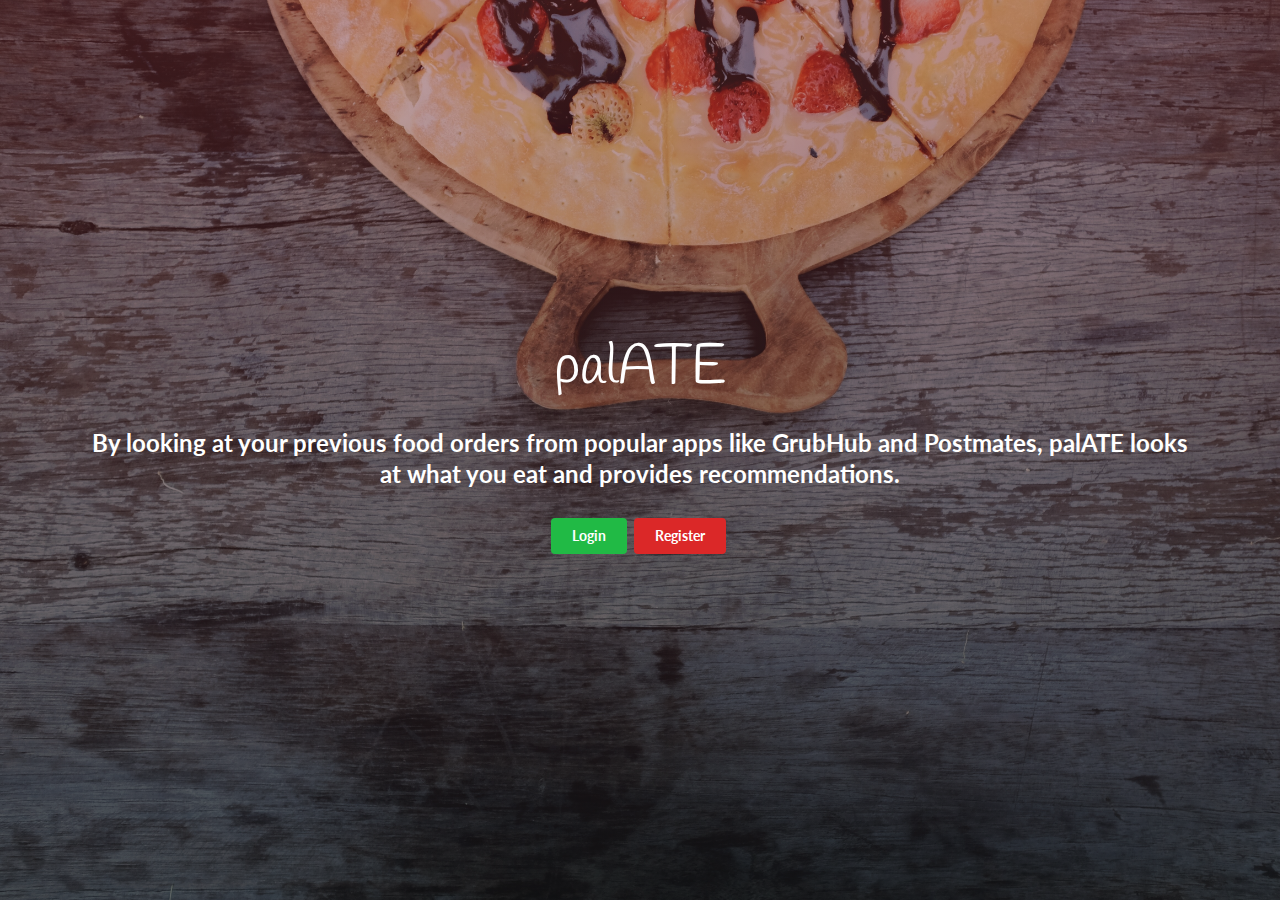
<file: index.html>
<!doctype html>
<html lang="en">

<head>
    <meta charset="utf-8">
    <title>palATE</title>
    <meta name="description" content="Discover your flavors">
    <meta name="Team Rocket">
    <link rel="stylesheet" href="./styles/semantic.min.css" />
    <link rel="stylesheet" href="./styles/style.css" />
    <!--[if lt IE 9]>
        <script src="https://cdnjs.cloudflare.com/ajax/libs/html5shiv/3.7.3/html5shiv.js"></script>
        <![endif]-->
</head>

<body>
    <div class="page-container bg-photo flex">
        <div class="welcome-container">
            <div class="ui segment container basic center aligned">
                <h1>palATE</h1>
                <h2>
                      By looking at your previous food orders from popular apps like GrubHub and Postmates, palATE looks at what you eat and provides recommendations.
                </h2>
                <div class="ui basic segment">
                    <a href="login.html">
                        <div class="ui green button">
                            Login
                        </div>
                    </a>
                    <a href="register.html">
                        <div class="ui red button">
                            Register
                        </div>
                    </a>
                </div>
            </div>
        </div>
    </div>
</body>

</html>
</file>
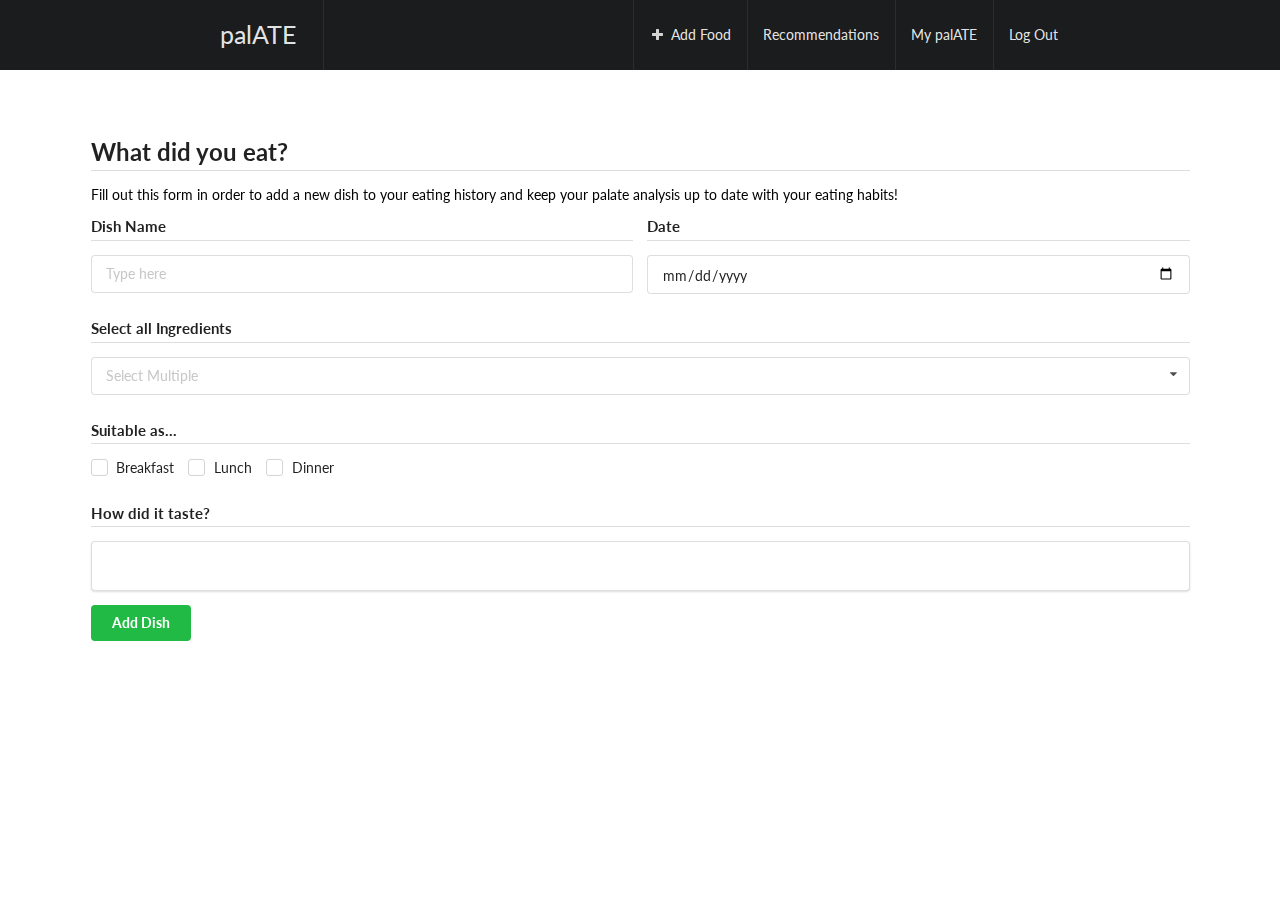
<file: addData.html>
<!doctype html>
<html lang="en">

<head>
    <meta charset="utf-8">
    <title>palATE</title>
    <meta name="description" content="Discover your flavors">
    <meta name="Team Rocket">
    <link rel="stylesheet" href="./styles/range.css" />
    <link rel="stylesheet" href="./styles/semantic.min.css" />
    <link rel="stylesheet" href="./styles/style.css" />
    <link rel="stylesheet" href="./styles/recommendations.css" />

    <script src="./assets/jquery.min.js"></script>
    <script src="./assets/semantic.min.js"></script>
    <script src="https://tyleryasaka.github.io/semantic-ui-range/range.js"></script>
    <script type="text/javascript" src="./assets/form.js"></script>

    <!--[if lt IE 9]>
        <script src="https://cdnjs.cloudflare.com/ajax/libs/html5shiv/3.7.3/html5shiv.js"></script>
      <![endif]-->
</head>

<body>
    <div class="bg-container">
        <div class="ui inverted fixed menu navbar page grid">
            <a href="recommendations.html" class="brand item">palATE</a>
            <div class="right menu">
                <a class="item first" href="addData.html">
                    <i class="plus icon"></i>
                    Add Food
                </a>
                <a class="item first" href="recommendations.html">Recommendations</a>
                <a class="item" href="profile.html">My palATE</a>
                <a class="item" href="index.html">Log Out</a>
            </div>
        </div>

        <div class="ui basic segment"></div>
        <div class="ui basic segment"></div>
        <div class="ui basic segment container">
            <!-- form starts here  -->

            <form class="ui form" id="dishform" onsubmit="return submitForm()">
                <div class="ui success message">
                    <i class="close icon"></i>
                    <div class="header">Success!</div>
                    <p>Your dish has been added.</p>
                </div>

                <h2 class="ui dividing header">What did you eat?</h2>
                <p>
                    Fill out this form in order to add a new dish to your eating
                    history and keep your palate analysis up to date with your
                    eating habits!
                </p>
                <div class="two fields">
                    <div class="field">
                        <h4 class="ui dividing header">Dish Name</h4>
                        <div class="field">
                            <input type="text" placeholder="Type here">
                        </div>
                    </div>
                    <div class="field">
                        <h4 class="ui dividing header">Date</h4>
                        <div class="field">
                            <input type="date" id="current-date" name="date">
                        </div>
                    </div>
                </div>
                <h4 class="ui dividing header">Select all Ingredients</h4>
                <div class="field">
                    <div class="ui fluid multiple selection dropdown">
                        <input name="tags" type="hidden">
                        <i class="dropdown icon"></i>
                        <div class="default text">Select Multiple</div>
                        <div class="menu">
                            <div class="item">Chicken</div>
                            <div class="item">Beef</div>
                            <div class="item">Rice</div>
                            <div class="item">Fish</div>
                            <div class="item">Pasta</div>
                            <div class="item">Tomatoes</div>
                            <div class="item">Brocolli</div>
                            <div class="item">Dough</div>
                            <div class="item">Tuna</div>
                            <div class="item">Shitaki Mushrooms</div>
                            <div class="item">Carrots</div>
                            <div class="item">Onions</div>
                            <div class="item">Cheese</div>
                        </div>
                    </div>
                </div>
                <h4 class="ui dividing header">Suitable as...</h4>
                <div class="inline fields">
                    <div class="field">
                        <div class="ui checkbox">
                            <input type="checkbox" tabindex="0" class="hidden">
                            <label>Breakfast</label>
                        </div>
                    </div>
                    <div class="field">
                        <div class="ui checkbox">
                            <input type="checkbox" tabindex="0" class="hidden">
                            <label>Lunch</label>
                        </div>
                    </div>
                    <div class="field">
                        <div class="ui checkbox">
                            <input type="checkbox" tabindex="0" class="hidden">
                            <label>Dinner</label>
                        </div>
                    </div>
                </div>
                <h4 class="ui dividing header">How did it taste?</h4>
                <div class="field">
                    <div class="ui segment">
                        <div class="ui green range" id="range-1"></div>
                    </div>
                </div>
                <button class="ui green button" id="btnsubmit">Add Dish</button>

            </form>
        </div>

    </div>


</body>

</html>
</file>
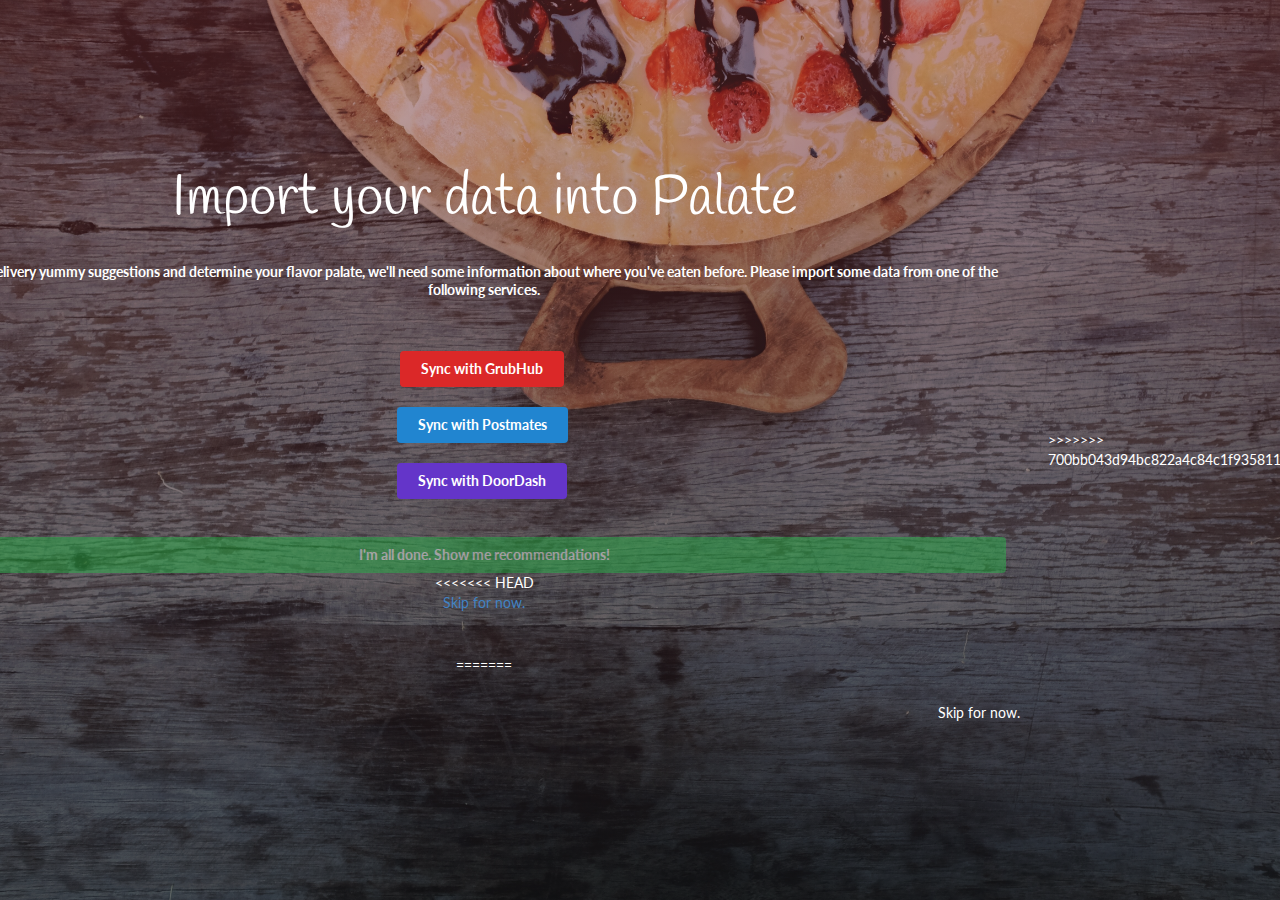
<file: import.html>
<!doctype html>
<html lang="en">

<head>
    <meta charset="utf-8">
    <title>Palate</title>
    <meta name="description" content="Discover your flavors">
    <meta name="Team Rocket">
    <link rel="stylesheet" href="./styles/semantic.min.css" />
    <link rel="stylesheet" href="./styles/style.css" />
    <script src="./assets/jquery.min.js"></script>
    <script type="text/javascript" src="./import.js"></script>
    <!--[if lt IE 9]>
        <script src="https://cdnjs.cloudflare.com/ajax/libs/html5shiv/3.7.3/html5shiv.js"></script>
        <![endif]-->
</head>

<body>
    <div class="page-container bg-photo flex">
        <div class="welcome-container">
            <div class="ui segment container basic center aligned">
                <h1>Import your data into Palate</h1>
                <h2 class="ui segment basic">
                    To delivery yummy suggestions and determine your flavor palate,
                    we'll need some information about where you've eaten before.
                    Please import some data from one of the following services.
                </h2>
                <div class="ui basic segment">
                    <div class="import-button">
                        <button class="ui red button import-button">
                    Sync with GrubHub
                    </button>
                    </div>
                    <div class="import-button">
                        <button class="ui blue button import-button">
                    Sync with Postmates
                    </button>
                    </div>
                    <div class="import-button">
                        <button class="ui violet button import-button">
                    Sync with DoorDash
                    </button>
                    </div>

                    <div class="ui segment container basic center aligned">
                        <a href="recommendations.html" class="ui fluid disabled green button rec-button">
                    I'm all done. Show me recommendations!
                    </a>
<<<<<<< HEAD
                    <br />
                        <a href="recommendations.html" class="skip-text">
                                  Skip for now.
                                  </a>

                    </div>
                </div>

=======

                        <div class="ui segment container basic right aligned">
                            <a href="recommendations.html" class="skip-button">
                                        Skip for now.
                                        </a>
                        </div>
                    </div>
                </div>
>>>>>>> 700bb043d94bc822a4c84c1f9358112b9508eb17
            </div>
        </div>
</body>

</html>
</file>
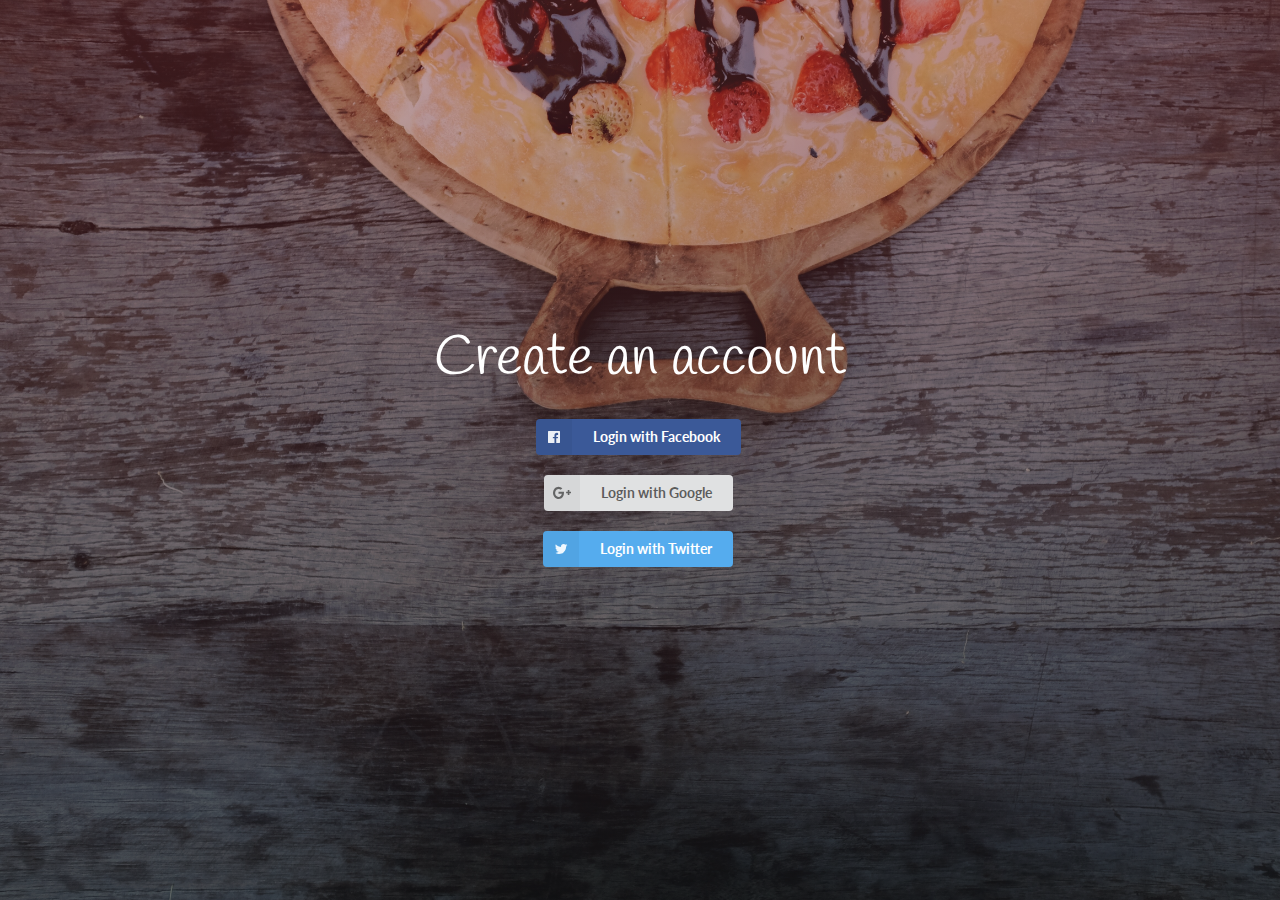
<file: login.html>
<!doctype html>
<html lang="en">

<head>
    <meta charset="utf-8">
    <title>palATE</title>
    <meta name="description" content="Discover your flavors">
    <meta name="Team Rocket">
    <link rel="stylesheet" href="./styles/semantic.min.css" />
    <link rel="stylesheet" href="./styles/style.css" />
    <!--[if lt IE 9]>
        <script src="https://cdnjs.cloudflare.com/ajax/libs/html5shiv/3.7.3/html5shiv.js"></script>
        <![endif]-->
</head>

<body>
    <div class="page-container bg-photo flex">
        <div class="welcome-container">
            <div class="ui segment container basic center aligned">
                <h1>Create an account</h1>
                <div class="register-button">
                    <a href="recommendations.html">
                        <button class="ui facebook labeled icon button">
                            <i class="facebook icon"></i>
                            Login with Facebook
                        </button>
                    </a>
                </div>
                <div class="register-button">
                    <a href="recommendations.html">
                        <button class="ui google-plus labeled icon button">
                            <i class="google plus icon"></i>
                            Login with Google
                        </button>
                    </a>
                </div>
                <div class="register-button">
                    <a href="recommendations.html">
                        <button class="ui twitter labeled icon button">
                            <i class="twitter icon"></i>
                            Login with Twitter
                        </button>
                    </a>
                </div>
            </div>
        </div>
    </div>
</body>

</html>
</file>
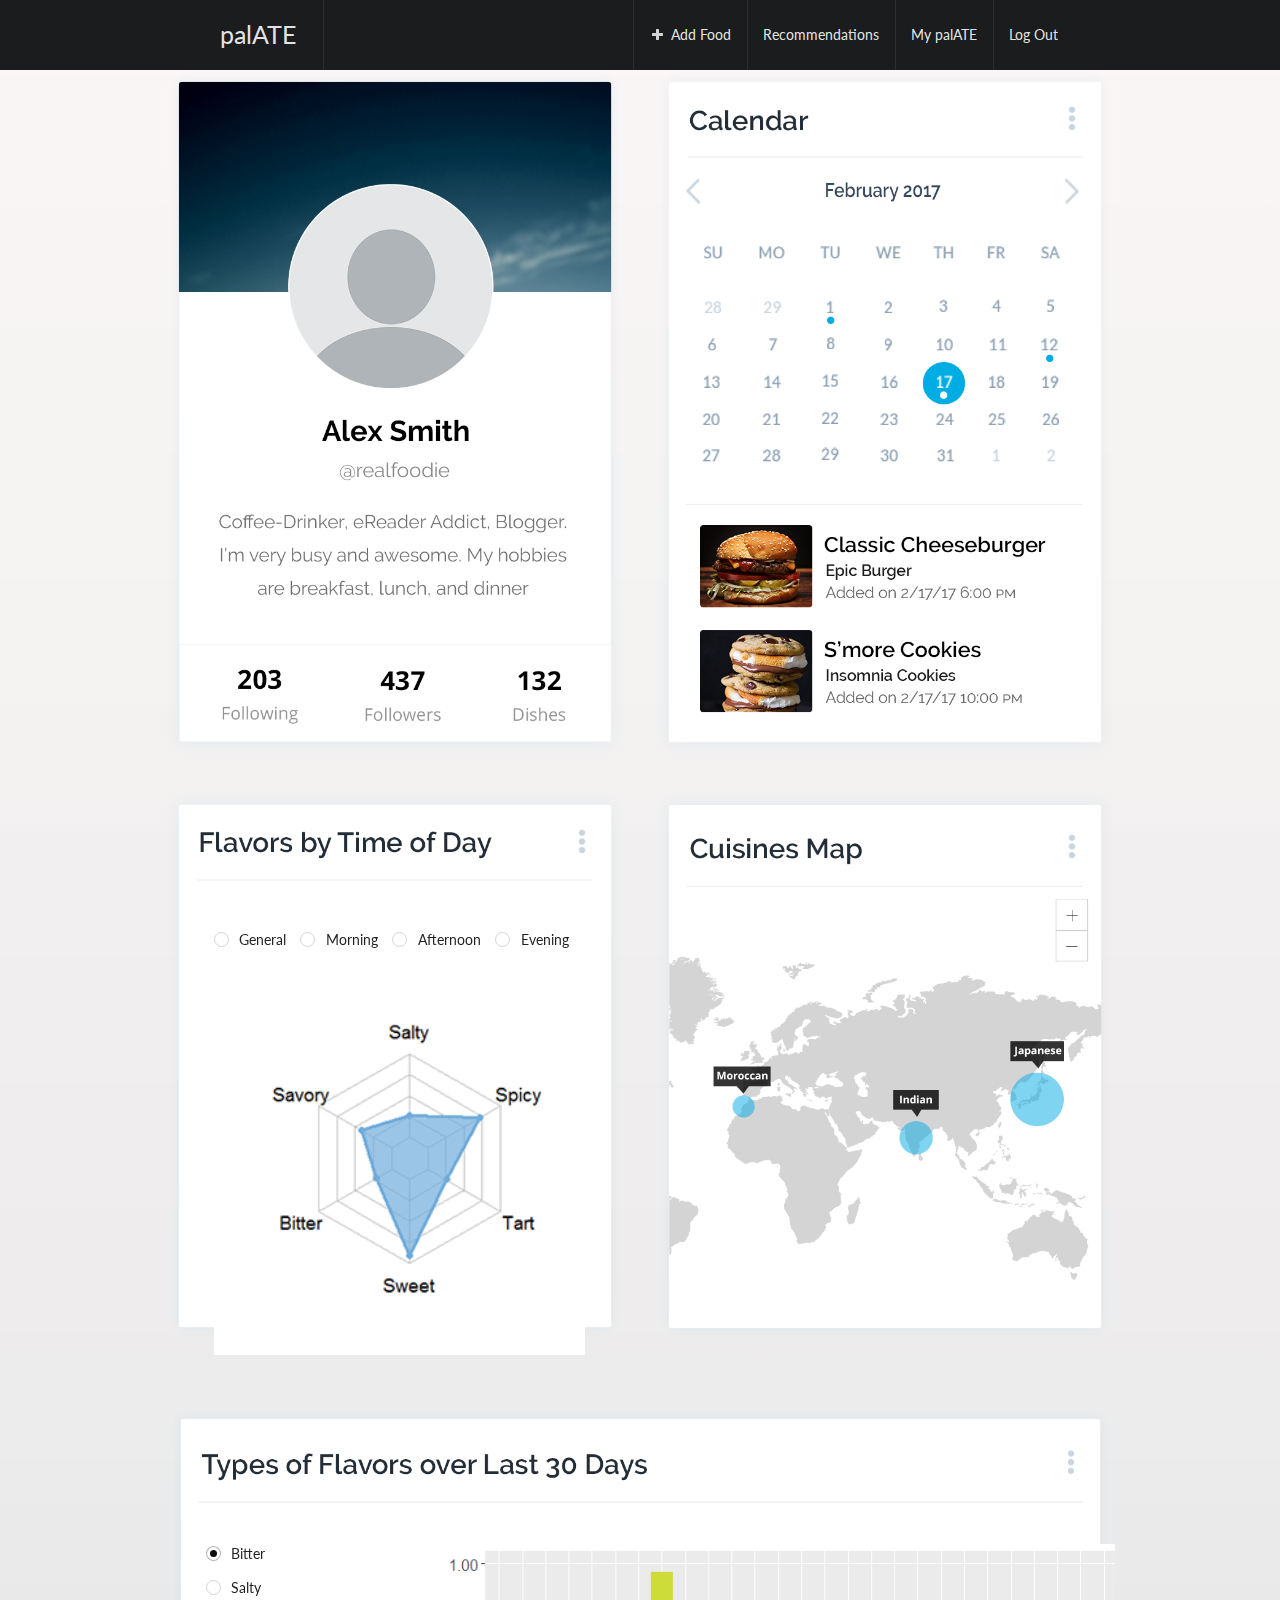
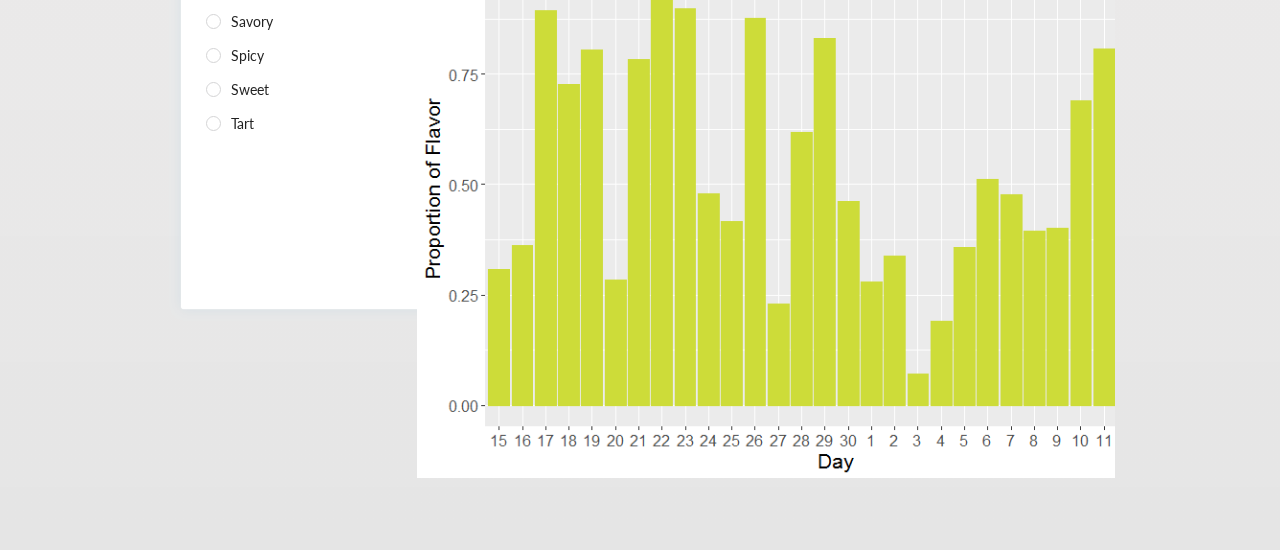
<file: profile.html>
<!doctype html>
<html lang="en">

<head>
    <meta charset="utf-8">
    <title>palATE</title>
    <meta name="description" content="Discover your flavors">
    <meta name="Team Rocket">
    <link rel="stylesheet" href="./styles/semantic.min.css" />
    <link rel="stylesheet" href="./styles/style.css" />
    <!--[if lt IE 9]>
        <script src="https://cdnjs.cloudflare.com/ajax/libs/html5shiv/3.7.3/html5shiv.js"></script>
      <![endif]-->
</head>

<body>
    <div class="page-container">
        <div class="ui inverted fixed menu navbar page grid">
            <a href="recommendations.html" class="brand item">palATE</a>
            <div class="right menu">
                <a class="item first" href="addData.html">
                    <i class="plus icon"></i>
                    Add Food
                </a>
                <a class="item first" href="recommendations.html">Recommendations</a>
                <a class="item" href="profile.html">My palATE</a>
                <a class="item" href="index.html">Log Out</a>
            </div>
        </div>
        <div class="ui grid">
            <div class="row">
                <div class="two wide column"></div>
                <div class="six wide column">
                    <img src="images/1_Profile.png"/>
                </div>
                <div class="six wide column">
                    <img src="images/2_Calendar.png"/>
                </div>
                <div class="two wide column"></div>
            </div>
            <div class="row">
                <div class="two wide column"></div>
                <div class="six wide column">
                    <div id="flavor-by-time">
                        <div class="ui form">
                            <div class="inline fields">
                                <div class="field">
                                    <div class="ui radio checkbox">
                                        <input id="gen" type="radio" name="time" checked="" tabindex="0" class="hidden">
                                        <label>General</label>
                                    </div>
                                </div>
                                <div class="field">
                                    <div class="ui radio checkbox">
                                        <input id="morn" type="radio" name="time" tabindex="0" class="hidden">
                                        <label>Morning</label>
                                    </div>
                                </div>
                                <div class="field">
                                    <div class="ui radio checkbox">
                                        <input id="anoon" type="radio" name="time" tabindex="0" class="hidden">
                                        <label>Afternoon</label>
                                    </div>
                                </div>
                                <div class="field">
                                    <div class="ui radio checkbox">
                                        <input id="even" type="radio" name="time" tabindex="0" class="hidden">
                                        <label>Evening</label>
                                    </div>
                                </div>
                            </div>
                            <div id="flavor-by-time-image">
                                <img src="images/crop_genradar.png">
                            </div>
                        </div>
                    </div>
                </div>
                <div class="six wide column">
                    <img src="images/3_Map.png"/>
                </div>
                <div class="two wide column"></div> 
            </div>
            <div class="row">
                <div class="two wide column"></div> 
                <div class="twelve wide column" id="flavor-by-day-parent">
                    <div id="flavor-by-day" class="ui grid">
                        <div class="ui form four wide column" id="flavor-picker">
                                <div class="field">
                                    <div class="ui radio checkbox">
                                        <input id="bitter" checked="" type="radio" name="time" tabindex="0" class="hidden">
                                        <label>Bitter</label>
                                    </div>
                                </div>
                                <div class="field">
                                    <div class="ui radio checkbox">
                                        <input id="salty" type="radio" name="time" tabindex="0" class="hidden">
                                        <label>Salty</label>
                                    </div>
                                </div>
                                <div class="field">
                                    <div class="ui radio checkbox">
                                        <input id="savory" type="radio" name="time" tabindex="0" class="hidden">
                                        <label>Savory</label>
                                    </div>
                                </div>
                                <div class="field">
                                    <div class="ui radio checkbox">
                                        <input id="spicy" type="radio" name="time" tabindex="0" class="hidden">
                                        <label>Spicy</label>
                                    </div>
                                </div>
                                <div class="field">
                                    <div class="ui radio checkbox">
                                        <input id="sweet" type="radio" name="time" tabindex="0" class="hidden">
                                        <label>Sweet</label>
                                    </div>
                                </div>
                                <div class="field">
                                    <div class="ui radio checkbox">
                                        <input id="tart" type="radio" name="time" tabindex="0" class="hidden">
                                        <label>Tart</label>
                                    </div>
                                </div>
                            </div>
                            <div id="flavor-by-day-image" class="twelve wide column">
                                <img src="images/bitterbars.png">
                            </div>
                        </div>
                        <div class="two wide column"></div> 
                    </div>
                </div>
            </div>
        </div>
    </div>
    <script src="./assets/jquery.min.js"></script>
    <script src="./assets/semantic.min.js"></script>
    <script type="text/javascript" src="assets/profile.js"></script>
</body>

</html>
</file>
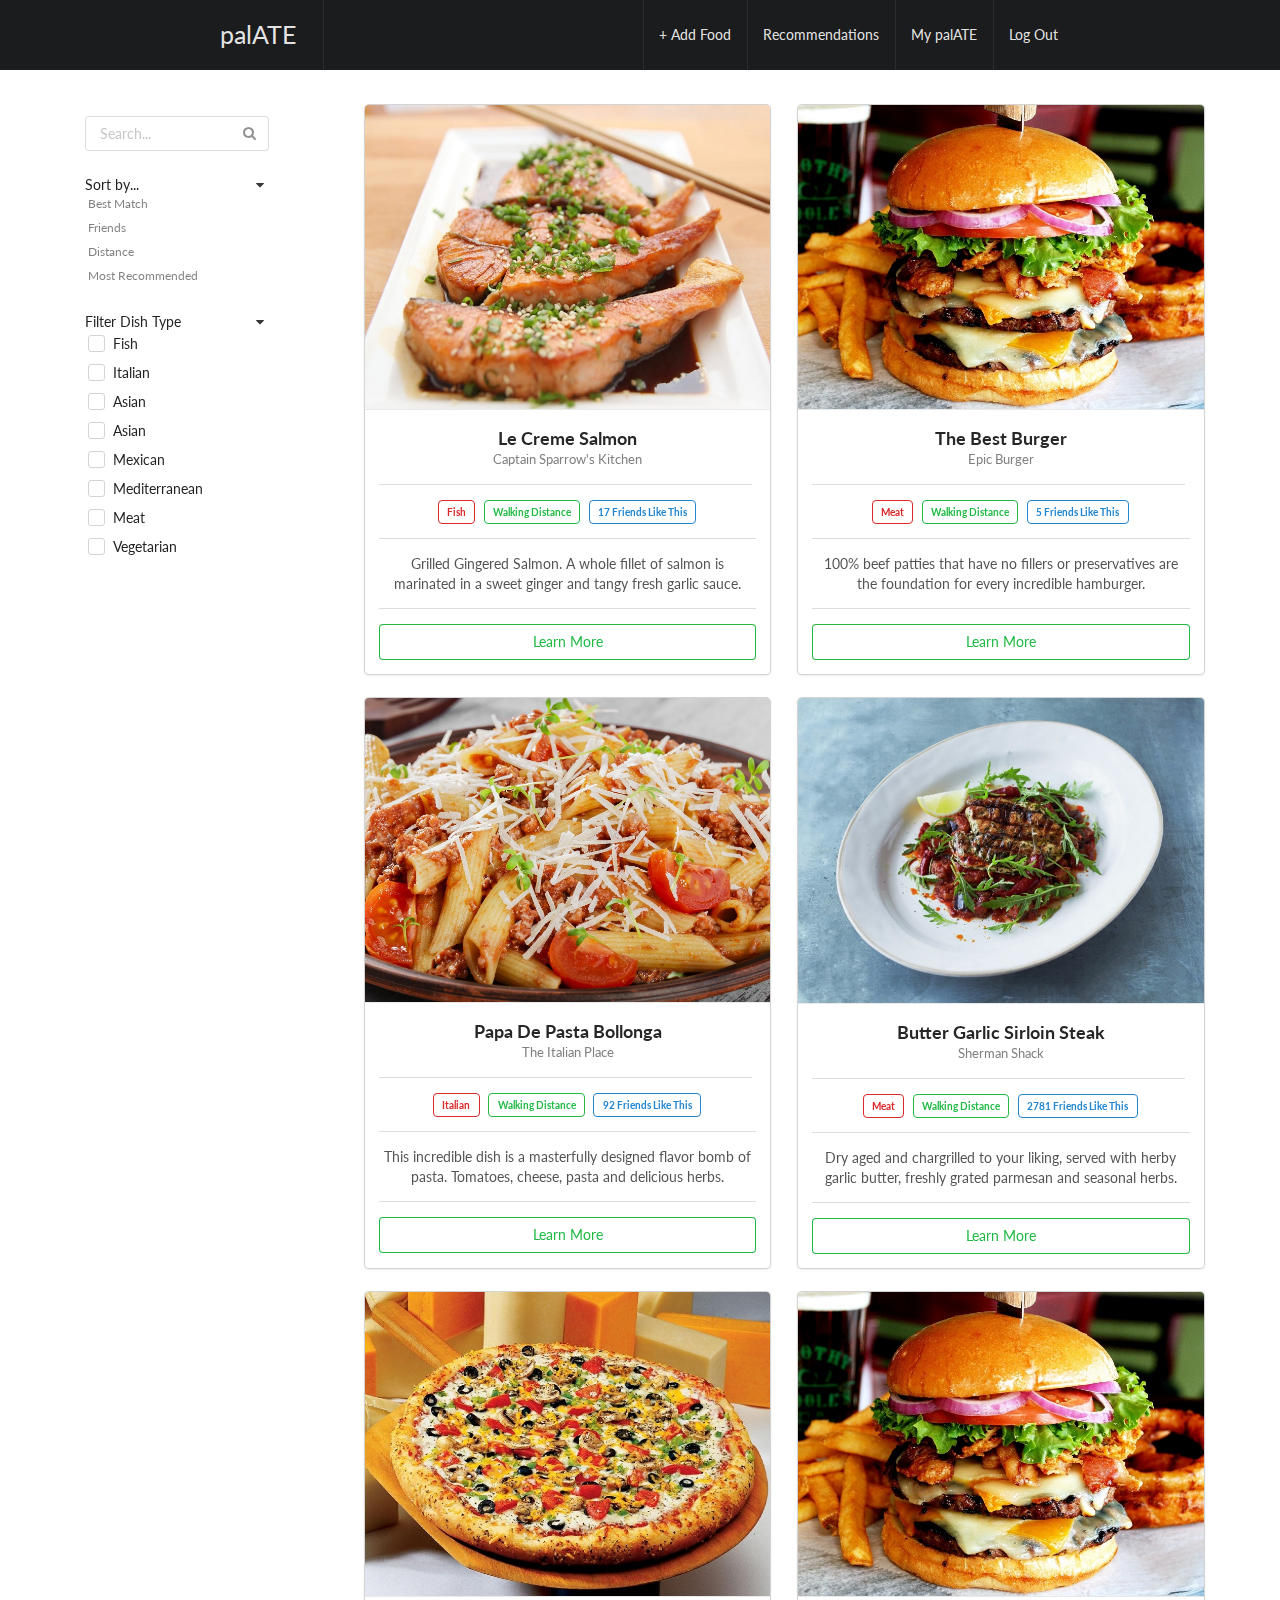
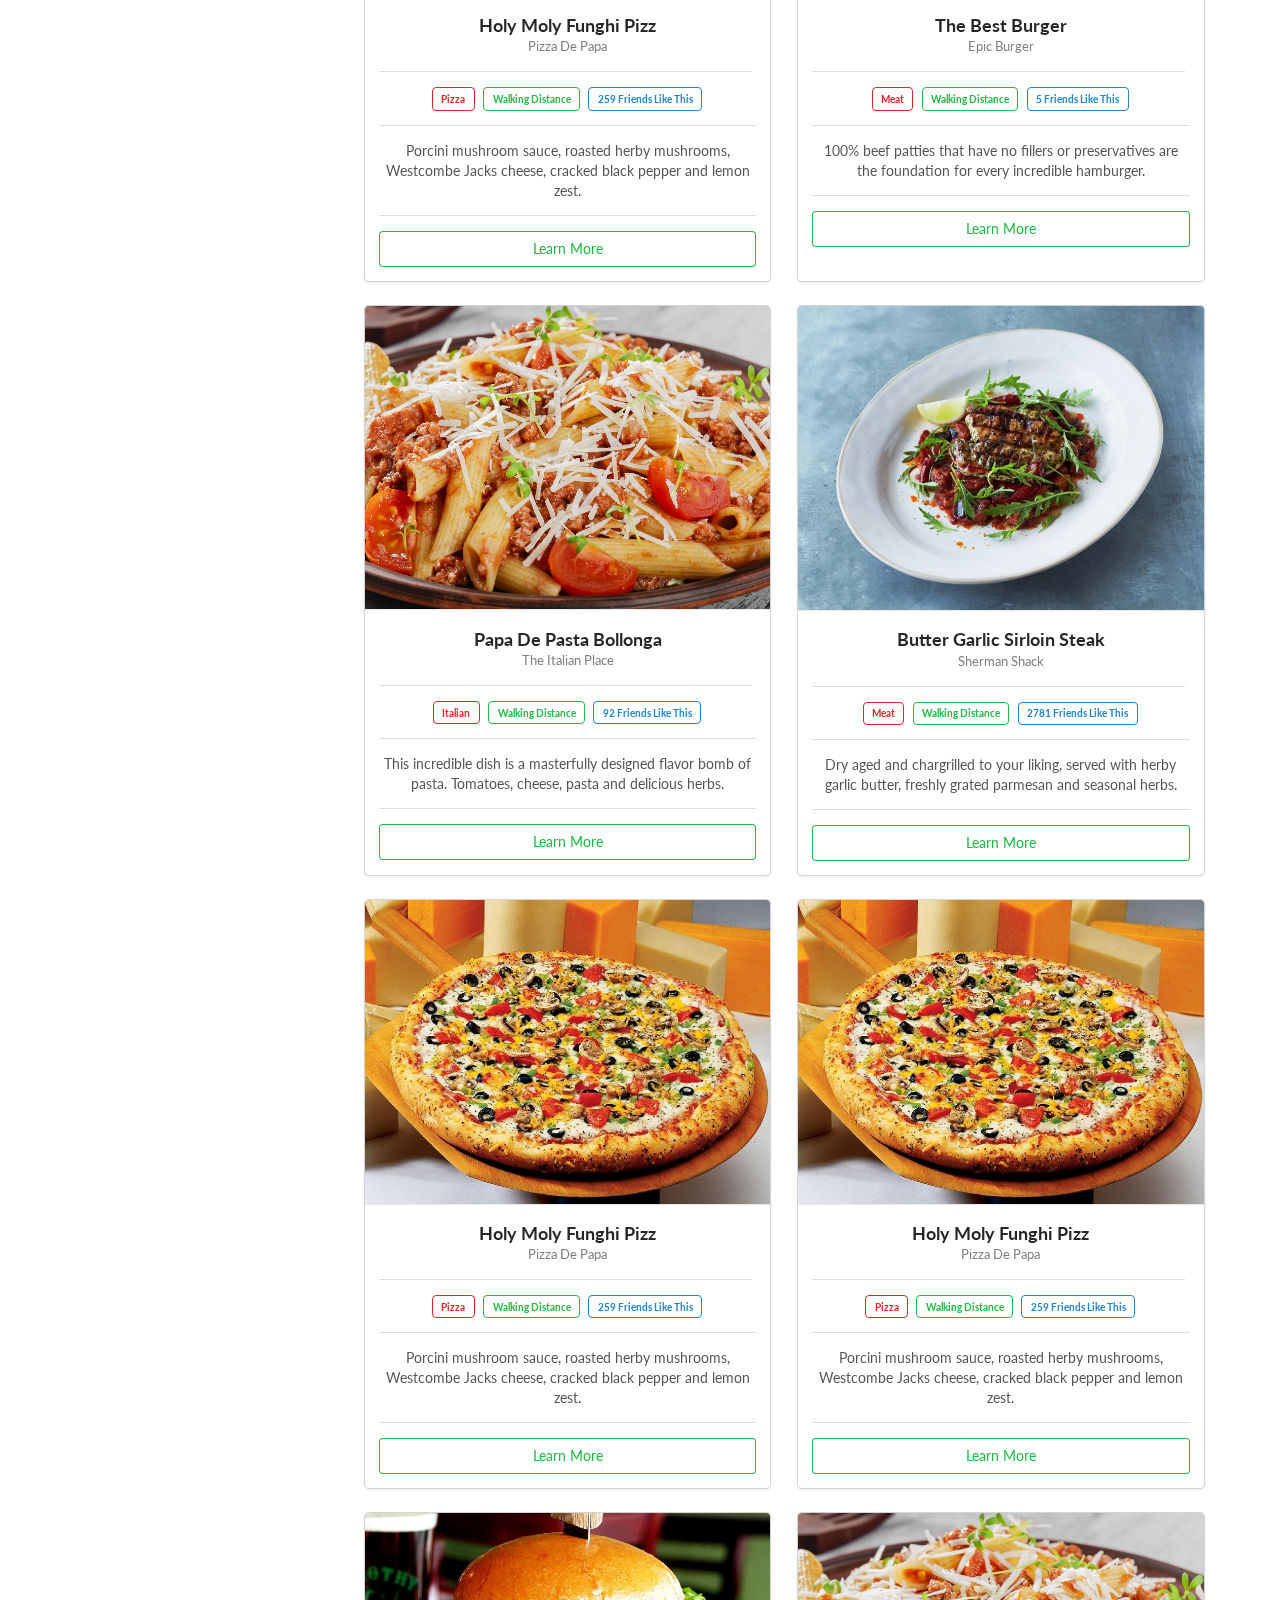
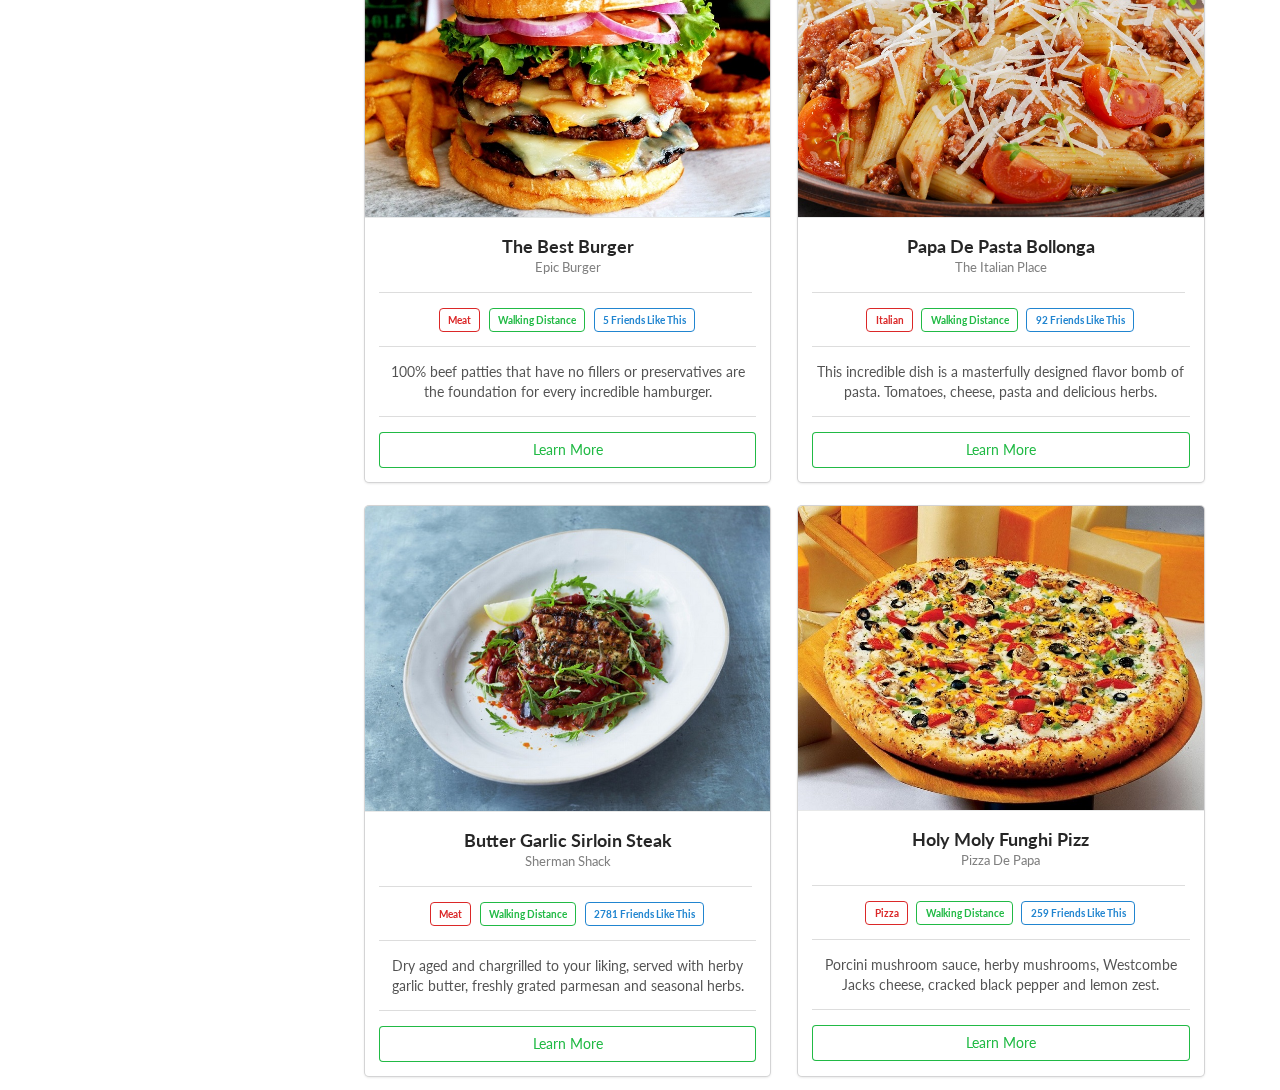
<file: recommendations.html>
<!doctype html>
<html lang="en">

<head>
    <meta charset="utf-8">
    <title>palATE</title>
    <meta name="description" content="Discover your flavors">
    <meta name="Team Rocket">
    <link rel="stylesheet" href="./styles/semantic.min.css" />
    <link rel="stylesheet" href="./styles/style.css" />
    <link rel="stylesheet" href="./styles/recommendations.css" />
    <script src="./assets/jquery.min.js"></script>
    <script src="./assets/semantic.min.js"></script>
    <script type="text/javascript" src="./index.js"></script>

    <!--[if lt IE 9]>
        <script src="https://cdnjs.cloudflare.com/ajax/libs/html5shiv/3.7.3/html5shiv.js"></script>
      <![endif]-->
</head>

<body>
    <div class="bg-container">
        <div class="ui inverted fixed menu navbar page grid">
            <a href="recommendations.html" class="brand item">palATE</a>
            <div class="right menu">
              <a class="item first" href="addData.html">+ Add Food</a>
                <a class="item first" href="recommendations.html">Recommendations</a>
                <a class="item" href="profile.html">My palATE</a>
                <a class="item" href="index.html">Log Out</a>
            </div>
        </div>

    <div class="recommendations-container">
            <!-- cards section -->
            <div class="ui container grid">
                <div class="four wide column">
                    <div class="ui secondary vertical menu">
                        <div class="item">
                            <div class="ui icon input">
                                <input type="text" placeholder="Search...">
                                <i class="search icon"></i>
                            </div>
                        </div>
                        <div class="ui compact item">
                            Sort by...
                            <i class="dropdown icon"></i>
                            <div class="menu">
                                <a class="item">Best Match</a>
                                <a class="item">Friends</a>
                                <a class="item">Distance</a>
                                <a class="item">Most Recommended</a>
                            </div>
                        </div>
                        <div class="ui compact item">
                            Filter Dish Type
                            <i class="dropdown icon"></i>
                            <div class="menu">
                                <a class="item">
                                    <div class="ui checked checkbox">
                                        <input type="checkbox"> 
                                        <label>Fish</label>
                                    </div>
                                </a>
                                <a class="item">
                                    <div class="ui checked checkbox">
                                        <input type="checkbox"> 
                                        <label>Italian</label>
                                    </div>
                                </a>
                                <a class="item">
                                    <div class="ui checked checkbox">
                                        <input type="checkbox">
                                        <label>Asian</label>
                                    </div>
                                </a>
                                <a class="item">
                                    <div class="ui checked checkbox">
                                        <input type="checkbox">
                                        <label>Asian</label>
                                    </div>
                                </a>
                                <a class="item">
                                    <div class="ui checked checkbox">
                                        <input type="checkbox">
                                        <label>Mexican</label>
                                    </div>
                                </a>
                                <a class="item">
                                    <div class="ui checked checkbox">
                                        <input type="checkbox">
                                        <label>Mediterranean</label>
                                    </div>
                                </a>
                                <a class="item">
                                    <div class="ui checked checkbox">
                                        <input type="checkbox">
                                        <label>Meat</label>
                                    </div>
                                </a>
                                <a class="item">
                                    <div class="ui checked checkbox">
                                        <input type="checkbox">
                                        <label>Vegetarian</label>
                                    </div>
                                </a>
                            </div>
                        </div>
                    </div>
                </div>
                <div class="twelve wide column">
                    <div class="ui two cards">
                        <!-- individual cards -->
                        <div class="card">
                            <div class="image"><img src="./images/food/salmon.jpg"></div>
                            <div class="content">
                                <p>
                                    <div class="header center aligned">Le Creme Salmon</div>
                                    <div class="ui center aligned subheader">Captain Sparrow's Kitchen</div>
                                </p>
                                <div class="meta center aligned">
                                    <div class="ui tiny divider"></div>
                                    <div class="ui basic tiny red label">Fish</div>
                                    <div class="ui basic tiny green label">Walking Distance</div>
                                    <div class="ui basic tiny blue label">17 Friends Like This</div>
                                    <div class="ui tiny divider"></div>
                                </div>
                                <div class="description center aligned">Grilled Gingered Salmon. A whole fillet of salmon is marinated in a sweet ginger and tangy fresh garlic sauce.</div>
                                <div class="extra content">
                                    <div class="ui divider"></div>
                                    <div class="ui basic fluid green button" id="more">Learn More</div>
                                </div>
                            </div>
                        </div>

                        <div class="card">
                            <div class="image"><img src="./images/food/burger.jpg"></div>
                            <div class="content">
                                <p>
                                    <div class="header center aligned">The Best Burger</div>
                                    <div class="ui center aligned subheader">Epic Burger</div>
                                </p>
                                <div class="meta center aligned">
                                    <div class="ui tiny divider"></div>
                                    <div class="ui basic tiny red label">Meat</div>
                                    <div class="ui basic tiny green label">Walking Distance</div>
                                    <div class="ui basic tiny blue label">5 Friends Like This</div>
                                    <div class="ui tiny divider"></div>
                                </div>
                                <div class="description center aligned">100% beef patties that have no fillers or preservatives are the foundation for every incredible hamburger.</div>
                                <div class="extra content">
                                    <div class="ui divider"></div>
                                    <div class="ui basic fluid green button" id="more2">Learn More</div>
                                </div>
                            </div>
                        </div>


                        <div class="card">
                            <div class="image"><img src="./images/food/pasta.jpg"></div>
                            <div class="content">
                                <p>
                                    <div class="header center aligned">Papa De Pasta Bollonga</div>
                                    <div class="ui center aligned subheader">The Italian Place</div>
                                </p>
                                <div class="meta center aligned">
                                    <div class="ui tiny divider"></div>
                                    <div class="ui basic tiny red label">Italian</div>
                                    <div class="ui basic tiny green label">Walking Distance</div>
                                    <div class="ui basic tiny blue label">92 Friends Like This</div>
                                    <div class="ui tiny divider"></div>
                                </div>
                                <div class="description center aligned">This incredible dish is a masterfully designed flavor bomb of pasta. Tomatoes, cheese, pasta and delicious herbs.</div>
                                <div class="extra content">
                                    <div class="ui divider"></div>
                                    <div class="ui basic fluid green button" id="more3">Learn More</div>
                                </div>
                            </div>
                        </div>

                        <div class="card">
                            <div class="image"><img src="./images/food/steak.jpg"></div>
                            <div class="content">
                                <div class="header center aligned"></div>
                                <p>
                                    <div class="header center aligned">Butter Garlic Sirloin Steak</div>
                                    <div class="ui center aligned subheader">Sherman Shack</div>
                                </p>
                                <div class="meta center aligned">
                                    <div class="ui tiny divider"></div>
                                    <div class="ui basic tiny red label">Meat</div>
                                    <div class="ui basic tiny green label">Walking Distance</div>
                                    <div class="ui basic tiny blue label">2781 Friends Like This</div>
                                    <div class="ui tiny divider"></div>
                                </div>
                                <div class="description center aligned">Dry aged and chargrilled to your liking, served with herby garlic butter, freshly grated parmesan and seasonal herbs.</div>
                                <div class="extra content">
                                    <div class="ui divider"></div>
                                    <div class="ui basic fluid green button" id="more4">Learn More</div>
                                </div>
                            </div>
                        </div>

                        <div class="card">
                            <div class="ui image card-image"><img src="./images/food/pizza.jpg"></div>
                            <div class="content">
                                <p>
                                    <div class="header center aligned">Holy Moly Funghi Pizz</div>
                                    <div class="ui center aligned subheader">Pizza De Papa</div>
                                </p>
                                <div class="meta center aligned">
                                    <div class="ui tiny divider"></div>
                                    <div class="ui basic tiny red label">Pizza</div>
                                    <div class="ui basic tiny green label">Walking Distance</div>
                                    <div class="ui basic tiny blue label">259 Friends Like This</div>
                                    <div class="ui tiny divider"></div>
                                </div>
                                <div class="description center aligned">Porcini mushroom sauce, roasted herby mushrooms, Westcombe Jacks cheese, cracked black pepper and lemon zest.</div>
                                <div class="extra content">
                                    <div class="ui divider"></div>
                                    <div class="ui basic fluid green button">Learn More</div>
                                </div>
                            </div>
                        </div>


                        <div class="card">
                            <div class="image"><img src="./images/food/burger.jpg"></div>
                            <div class="content">
                                <p>
                                    <div class="header center aligned">The Best Burger</div>
                                    <div class="ui center aligned subheader">Epic Burger</div>
                                </p>
                                <div class="meta center aligned">
                                    <div class="ui tiny divider"></div>
                                    <div class="ui basic tiny red label">Meat</div>
                                    <div class="ui basic tiny green label">Walking Distance</div>
                                    <div class="ui basic tiny blue label">5 Friends Like This</div>
                                    <div class="ui tiny divider"></div>
                                </div>
                                <div class="description center aligned">100% beef patties that have no fillers or preservatives are the foundation for every incredible hamburger.</div>
                                <div class="extra content">
                                    <div class="ui divider"></div>
                                    <div class="ui basic fluid green button">Learn More</div>
                                </div>
                            </div>
                        </div>


                        <div class="card">
                            <div class="image"><img src="./images/food/pasta.jpg"></div>
                            <div class="content">
                                <p>
                                    <div class="header center aligned">Papa De Pasta Bollonga</div>
                                    <div class="ui center aligned subheader">The Italian Place</div>
                                </p>
                                <div class="meta center aligned">
                                    <div class="ui tiny divider"></div>
                                    <div class="ui basic tiny red label">Italian</div>
                                    <div class="ui basic tiny green label">Walking Distance</div>
                                    <div class="ui basic tiny blue label">92 Friends Like This</div>
                                    <div class="ui tiny divider"></div>
                                </div>
                                <div class="description center aligned">This incredible dish is a masterfully designed flavor bomb of pasta. Tomatoes, cheese, pasta and delicious herbs.</div>
                                <div class="extra content">
                                    <div class="ui divider"></div>
                                    <div class="ui basic fluid green button">Learn More</div>
                                </div>
                            </div>
                        </div>

                        <div class="card">
                            <div class="image"><img src="./images/food/steak.jpg"></div>
                            <div class="content">
                                <div class="header center aligned"></div>
                                <p>
                                    <div class="header center aligned">Butter Garlic Sirloin Steak</div>
                                    <div class="ui center aligned subheader">Sherman Shack</div>
                                </p>
                                <div class="meta center aligned">
                                    <div class="ui tiny divider"></div>
                                    <div class="ui basic tiny red label">Meat</div>
                                    <div class="ui basic tiny green label">Walking Distance</div>
                                    <div class="ui basic tiny blue label">2781 Friends Like This</div>
                                    <div class="ui tiny divider"></div>
                                </div>
                                <div class="description center aligned">Dry aged and chargrilled to your liking, served with herby garlic butter, freshly grated parmesan and seasonal herbs.</div>
                                <div class="extra content">
                                    <div class="ui divider"></div>
                                    <div class="ui basic fluid green button">Learn More</div>
                                </div>
                            </div>
                        </div>

                        <div class="card">
                            <div class="ui image card-image"><img src="./images/food/pizza.jpg"></div>
                            <div class="content">
                                <p>
                                    <div class="header center aligned">Holy Moly Funghi Pizz</div>
                                    <div class="ui center aligned subheader">Pizza De Papa</div>
                                </p>
                                <div class="meta center aligned">
                                    <div class="ui tiny divider"></div>
                                    <div class="ui basic tiny red label">Pizza</div>
                                    <div class="ui basic tiny green label">Walking Distance</div>
                                    <div class="ui basic tiny blue label">259 Friends Like This</div>
                                    <div class="ui tiny divider"></div>
                                </div>
                                <div class="description center aligned">Porcini mushroom sauce, roasted herby mushrooms, Westcombe Jacks cheese, cracked black pepper and lemon zest.</div>
                                <div class="extra content">
                                    <div class="ui divider"></div>
                                    <div class="ui basic fluid green button">Learn More</div>
                                </div>
                            </div>
                        </div>


                        <div class="card">
                            <div class="ui image card-image"><img src="./images/food/pizza.jpg"></div>
                            <div class="content">
                                <p>
                                    <div class="header center aligned">Holy Moly Funghi Pizz</div>
                                    <div class="ui center aligned subheader">Pizza De Papa</div>
                                </p>
                                <div class="meta center aligned">
                                    <div class="ui tiny divider"></div>
                                    <div class="ui basic tiny red label">Pizza</div>
                                    <div class="ui basic tiny green label">Walking Distance</div>
                                    <div class="ui basic tiny blue label">259 Friends Like This</div>
                                    <div class="ui tiny divider"></div>
                                </div>
                                <div class="description center aligned">Porcini mushroom sauce, roasted herby mushrooms, Westcombe Jacks cheese, cracked black pepper and lemon zest.</div>
                                <div class="extra content">
                                    <div class="ui divider"></div>
                                    <div class="ui basic fluid green button">Learn More</div>
                                </div>
                            </div>
                        </div>


                        <div class="card">
                            <div class="image"><img src="./images/food/burger.jpg"></div>
                            <div class="content">
                                <p>
                                    <div class="header center aligned">The Best Burger</div>
                                    <div class="ui center aligned subheader">Epic Burger</div>
                                </p>
                                <div class="meta center aligned">
                                    <div class="ui tiny divider"></div>
                                    <div class="ui basic tiny red label">Meat</div>
                                    <div class="ui basic tiny green label">Walking Distance</div>
                                    <div class="ui basic tiny blue label">5 Friends Like This</div>
                                    <div class="ui tiny divider"></div>
                                </div>
                                <div class="description center aligned">100% beef patties that have no fillers or preservatives are the foundation for every incredible hamburger.</div>
                                <div class="extra content">
                                    <div class="ui divider"></div>
                                    <div class="ui basic fluid green button">Learn More</div>
                                </div>
                            </div>
                        </div>


                        <div class="card">
                            <div class="image"><img src="./images/food/pasta.jpg"></div>
                            <div class="content">
                                <p>
                                    <div class="header center aligned">Papa De Pasta Bollonga</div>
                                    <div class="ui center aligned subheader">The Italian Place</div>
                                </p>
                                <div class="meta center aligned">
                                    <div class="ui tiny divider"></div>
                                    <div class="ui basic tiny red label">Italian</div>
                                    <div class="ui basic tiny green label">Walking Distance</div>
                                    <div class="ui basic tiny blue label">92 Friends Like This</div>
                                    <div class="ui tiny divider"></div>
                                </div>
                                <div class="description center aligned">This incredible dish is a masterfully designed flavor bomb of pasta. Tomatoes, cheese, pasta and delicious herbs.</div>
                                <div class="extra content">
                                    <div class="ui divider"></div>
                                    <div class="ui basic fluid green button">Learn More</div>
                                </div>
                            </div>
                        </div>

                        <div class="card">
                            <div class="image"><img src="./images/food/steak.jpg"></div>
                            <div class="content">
                                <div class="header center aligned"></div>
                                <p>
                                    <div class="header center aligned">Butter Garlic Sirloin Steak</div>
                                    <div class="ui center aligned subheader">Sherman Shack</div>
                                </p>
                                <div class="meta center aligned">
                                    <div class="ui tiny divider"></div>
                                    <div class="ui basic tiny red label">Meat</div>
                                    <div class="ui basic tiny green label">Walking Distance</div>
                                    <div class="ui basic tiny blue label">2781 Friends Like This</div>
                                    <div class="ui tiny divider"></div>
                                </div>
                                <div class="description center aligned">Dry aged and chargrilled to your liking, served with herby garlic butter, freshly grated parmesan and seasonal herbs.</div>
                                <div class="extra content">
                                    <div class="ui divider"></div>
                                    <div class="ui basic fluid green button">Learn More</div>
                                </div>
                            </div>
                        </div>

                        <div class="card">
                            <div class="ui image card-image"><img src="./images/food/pizza.jpg"></div>
                            <div class="content">
                                <p>
                                    <div class="header center aligned">Holy Moly Funghi Pizz</div>
                                    <div class="ui center aligned subheader">Pizza De Papa</div>
                                </p>
                                <div class="meta center aligned">
                                    <div class="ui tiny divider"></div>
                                    <div class="ui basic tiny red label">Pizza</div>
                                    <div class="ui basic tiny green label">Walking Distance</div>
                                    <div class="ui basic tiny blue label">259 Friends Like This</div>
                                    <div class="ui tiny divider"></div>
                                </div>
                                <div class="description center aligned">Porcini mushroom sauce, herby mushrooms, Westcombe Jacks cheese, cracked black pepper and lemon zest.</div>
                                <div class="extra content">
                                    <div class="ui divider"></div>
                                    <div class="ui basic fluid green button">Learn More</div>
                                </div>
                            </div>
                        </div>


                        <!-- end of cards -->
                    </div>
                </div>

                <!-- popup modal -->
                <div class="ui modal">
                    <i class="close icon"></i>
                    <div class="header">
                        Epic Burger
                    </div>
                    <div class="image content">
                        <div class="ui rounded massive image">
                            <img src="./images/food/burger.jpg">
                        </div>
                        <div class="description">
                            <div class="ui header">The Best Burger</div>
                            <p>In 2007 we opened the first Smashburger with one simple notion in mind: despite the overwhelming number of restaurants serving burgers, Americans were starving for something better. And we could deliver. Our vision is to connect with
                                America’s passion for its favorite food on a local level and in a space where “Smashed Fresh, Served Delicious” means dedication to crafting the best-tasting burger around. Our smashed burgers are always made-to-order, never frozen,
                                smashed and seared to perfection on our grill. Our menu is also kid-friendly, vegetarian-approved and topped off with frosty milkshakes.</p>
                        </div>
                    </div>
                    <div class="actions">
                        <!-- bottom of modal -->
                        <div class="ui three center aligned cards">
                            <div class="card">
                                <div class="content">
                                    <div class="header center aligned">Hours</div>
                                    <div class="center aligned description">
                                        <i class="big wait icon"></i>
                                    </div>
                                </div>
                                <div class="ui bottom disabled attached button">
                                    10AM-11:30PM
                                </div>
                            </div>
                            <div class="card">
                                <div class="content">
                                    <div class="header center aligned">Map</div>
                                    <div class="center aligned description">
                                        <i class="big map icon"></i>
                                    </div>
                                </div>
                                <div class="ui bottom disabled attached button">
                                    7 minutes
                                </div>
                            </div>

                            <div class="card">
                                <div class="content">
                                    <div class="header center aligned">Call</div>
                                    <div class="center aligned description">
                                        <i class="big call icon"></i>
                                    </div>
                                </div>
                                <div class="ui bottom disabled attached button">
                                    742-492-5918
                                </div>
                            </div>
                        </div>
                        <div class="ui divider"></div>
                        <button type="button" class="ui positive button">Back</button>
                        <a href="http://epicburger.com/#/locations/river-north/" class="ui black button">
                            Visit Website
                        </a>
                    </div>
                </div>
            </div>
                <!-- page end -->
            </div>
        </div>

        </body>

        </html>
</file>
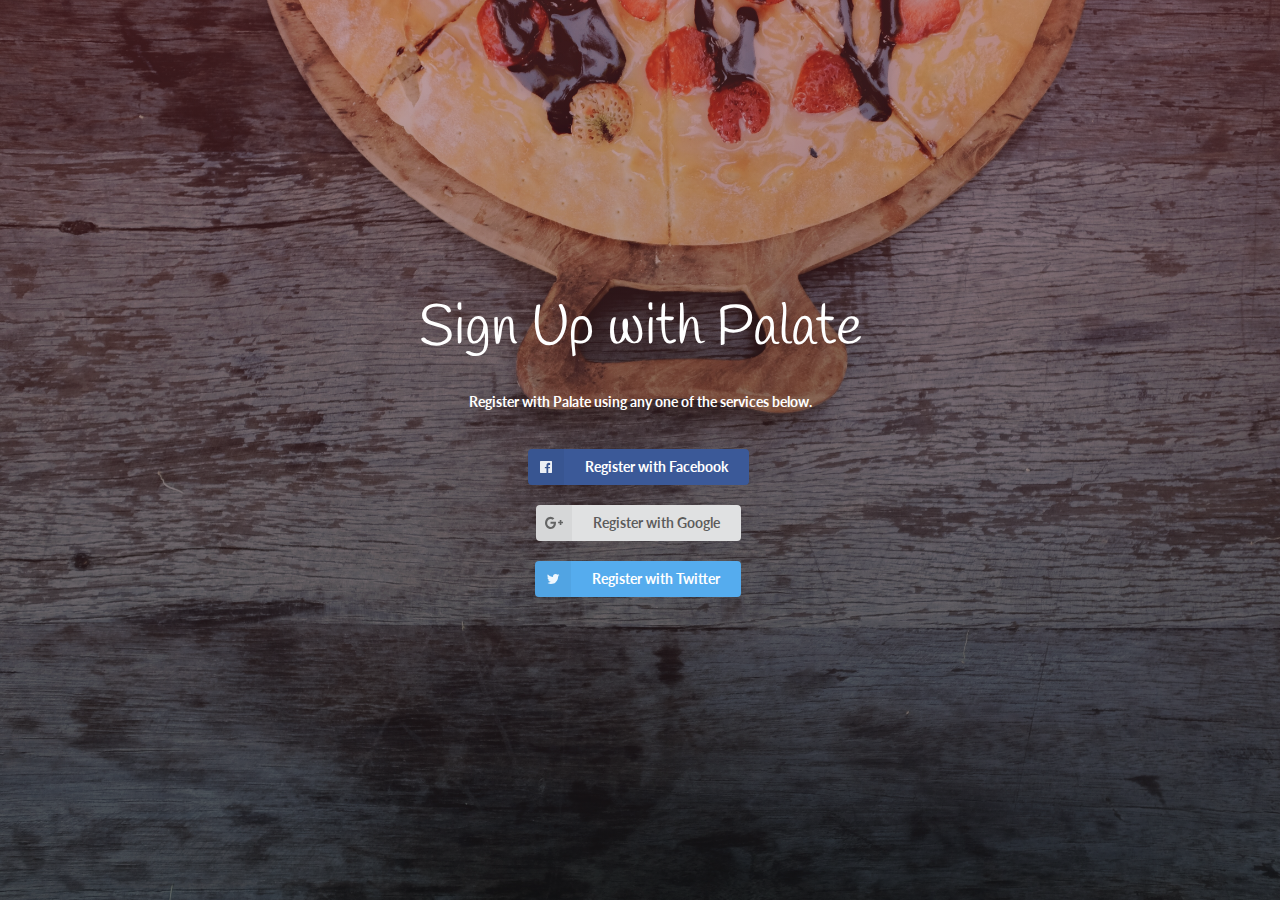
<file: register.html>
<!doctype html>
<html lang="en">

<head>
    <meta charset="utf-8">
    <title>Palate</title>
    <meta name="description" content="Discover your flavors">
    <meta name="Team Rocket">
    <link rel="stylesheet" href="./styles/semantic.min.css" />
    <link rel="stylesheet" href="./styles/style.css" />
    <!--[if lt IE 9]>
        <script src="https://cdnjs.cloudflare.com/ajax/libs/html5shiv/3.7.3/html5shiv.js"></script>
        <![endif]-->
</head>

<body>
    <div class="page-container bg-photo flex">
        <div class="welcome-container">
            <div class="ui segment container basic center aligned">
                <h1>Sign Up with Palate</h1>
                <h2 class="ui segment basic">
                    Register with Palate using any one of the services below.
                </h2>
                <div class="register-button">
                    <a href="import.html">
                        <button class="ui facebook labeled icon button">
                            <i class="facebook icon"></i>
                            Register with Facebook
                        </button>
                    </a>
                </div>
                <div class="register-button">
                    <a href="import.html">
                        <button class="ui google-plus labeled icon button">
                            <i class="google plus icon"></i>
                            Register with Google
                        </button>
                    </a>
                </div>
                <div class="register-button">
                    <a href="import.html">
                        <button class="ui twitter labeled icon button">
                            <i class="twitter icon"></i>
                            Register with Twitter
                        </button>
                    </a>
                </div>
            </div>
        </div>
    </div>
</body>

</html>
</file>
<file: styles/style.css>
@import url('https://fonts.googleapis.com/css?family=Handlee');

html, body {
    height: 100%;
    margin: 0;
    color: white;
}

h1 {
    font-family: 'Handlee', cursive;
    font-size: 4em;
    font-weight: 400;
}

.page-container {
    background: linear-gradient( rgba(125, 16, 16, 0.035), rgba(0, 0, 0, 0.1) );
    min-height: 100%;
}

.flex {
    display: flex;
    align-items: center;
    justify-content: center;
}

.bg-photo {
    /*background and styling*/
    background: linear-gradient( rgba(107, 16, 16, 0.4), rgba(0, 0, 0, 0.5) ), url("../images/entry-bg.jpeg");
    background-size:cover
}

.strict-container {
    max-width: 50%;
    max-height: 25%;
}

.full-container {
    max-width: 100%;
    max-height: 100%;
}

.navbar a {
    color: white;
    padding-top: 1rem;
    padding-bottom: 1rem;
    padding-right: 1rem;
    padding-left: 1rem;
}

.navbar .brand {
    font-size: 1.75em;
}

.ui.four.cards>.card {
  width: calc(30% - 1em);
}

.facebook {
    background-color: #3B5998;
}

.google-plus {
    background-color: #DD4B39;
}

.twitter {
    background-color: #55ACEE;
}

.register-button {
    padding-top: 10px;
    padding-bottom: 10px;
}

.rec-button {
    padding-top: 10px;
    padding-bottom: 10px;
}

.import-button {
    padding-top: 10px;
    padding-bottom: 10px;
}

.skip-button {
  color: white;
}

.skip-button:hover {
  color: grey;
}

.recommendations-container {
    padding-top: 90px;
}

.recommendations-container .grid {
    padding-top: 15px;
}

.sort-by > a.item {
    color: black !important;
}

#flavor-by-time {
    background: url('../images/4_FlavorsOverDay.png') no-repeat;
    background-size: contain;
    overflow: hidden;
    height: 100%;
    padding-top: 140px;
    padding-left: 50px;
}

#flavor-by-time-image img {
    width: 90%;
}

#flavor-by-day-parent {
    padding: 30px;
}

#flavor-by-day {
    background: url('../images/5_FlavorsOverTime.png') no-repeat;
    background-size: contain;
    overflow: hidden;
    height: 100%;
}

#flavor-picker {
    padding-top: 140px;
    padding-left: 40px;
}

#flavor-by-day-image {
    padding-top: 140px;
}

#flavor-by-day-image img {
    height: 95%;
}
</file>
<file: styles/recommendations.css>
p {
  color: black;
}

.subheader {
  font-size: 0.9em;
  color: grey;
}
</file>
<file: styles/range.css>
/*!
 * # Range slider for Semantic UI.
 * 
 */

.ui.range {
	width: 100%;
	height: 20px;
}

.ui.range .inner {
	margin: 0 10px 0 10px;
	height: 20px;
	position: relative;
}

.ui.range .inner:hover {
	cursor: pointer;
}

.ui.range .inner .track {
	position: absolute;
	width: 100%;
	height: 4px;
	border-radius: 4px;
	top: 9px;
	left: 0;
	background-color: rgba(0,0,0,.05);
}

.ui.inverted.range .inner .track {
	background-color: rgba(255,255,255,.08);
}

.ui.range .inner .track-fill {
	position: absolute;
	width: 0;
	height: 4px;
	border-radius: 4px;
	top: 9px;
	left: 0;
	background-color: #1b1c1d;
}

.ui.inverted.range .inner .track-fill {
	background-color: #545454;
}

.ui.range .inner .thumb {
	position: absolute;
	top: 0;
	left: 0;
	height: 20px;
	width: 20px;
	background: #fff linear-gradient(transparent, rgba(0, 0, 0, 0.05));
	background: #fff -webkit-linear-gradient(transparent, rgba(0, 0, 0, 0.05));
	background: #fff -o-linear-gradient(transparent, rgba(0, 0, 0, 0.05));
	background: #fff -moz-linear-gradient(transparent, rgba(0, 0, 0, 0.05));
	border-radius: 100%;
	box-shadow: 0 1px 2px 0 rgba(34,36,38,.15),0 0 0 1px rgba(34,36,38,.15) inset;
}

/*--------------
     Colors
---------------*/

/* Red */
.ui.red.range .inner .track-fill {
	background-color: #DB2828;
}
.ui.red.inverted.range .inner .track-fill {
	background-color: #FF695E;
}

/* Orange */
.ui.orange.range .inner .track-fill {
	background-color: #F2711C;
}
.ui.orange.inverted.range .inner .track-fill {
	background-color: #FF851B;
}

/* Yellow */
.ui.yellow.range .inner .track-fill {
	background-color: #FBBD08;
}
.ui.yellow.inverted.range .inner .track-fill {
	background-color: #FFE21F;
}

/* Olive */
.ui.olive.range .inner .track-fill {
	background-color: #B5CC18;
}
.ui.olive.inverted.range .inner .track-fill {
	background-color: #D9E778;
}

/* Green */
.ui.green.range .inner .track-fill {
	background-color: #21BA45;
}
.ui.green.inverted.range .inner .track-fill {
	background-color: #2ECC40;
}

/* Teal */
.ui.teal.range .inner .track-fill {
	background-color: #00B5AD;
}
.ui.teal.inverted.range .inner .track-fill {
	background-color: #6DFFFF;
}

/* Blue */
.ui.blue.range .inner .track-fill {
	background-color: #2185D0;
}
.ui.blue.inverted.range .inner .track-fill {
	background-color: #54C8FF;
}

/* Violet */
.ui.violet.range .inner .track-fill {
	background-color: #6435C9;
}
.ui.violet.inverted.range .inner .track-fill {
	background-color: #A291FB;
}

/* Purple */
.ui.purple.range .inner .track-fill {
	background-color: #A333C8;
}
.ui.purple.inverted.range .inner .track-fill {
	background-color: #DC73FF;
}

/* Pink */
.ui.pink.range .inner .track-fill {
	background-color: #E03997;
}
.ui.pink.inverted.range .inner .track-fill {
	background-color: #FF8EDF;
}

/* Brown */
.ui.brown.range .inner .track-fill {
	background-color: #A5673F;
}
.ui.brown.inverted.range .inner .track-fill {
	background-color: #D67C1C;
}

/* Grey */
.ui.grey.range .inner .track-fill {
	background-color: #767676;
}
.ui.grey.inverted.range .inner .track-fill {
	background-color: #DCDDDE;
}

/* Black */
.ui.black.range .inner .track-fill {
	background-color: #1b1c1d;
}
.ui.black.inverted.range .inner .track-fill {
	background-color: #545454;
}

/*--------------
    Disabled
---------------*/
.ui.range.disabled {
	opacity: .5;
}

.ui.range.disabled .inner:hover {
	cursor: auto;
}

.ui.range.disabled .inner .track-fill {
	background: #ccc;
}
</file>
